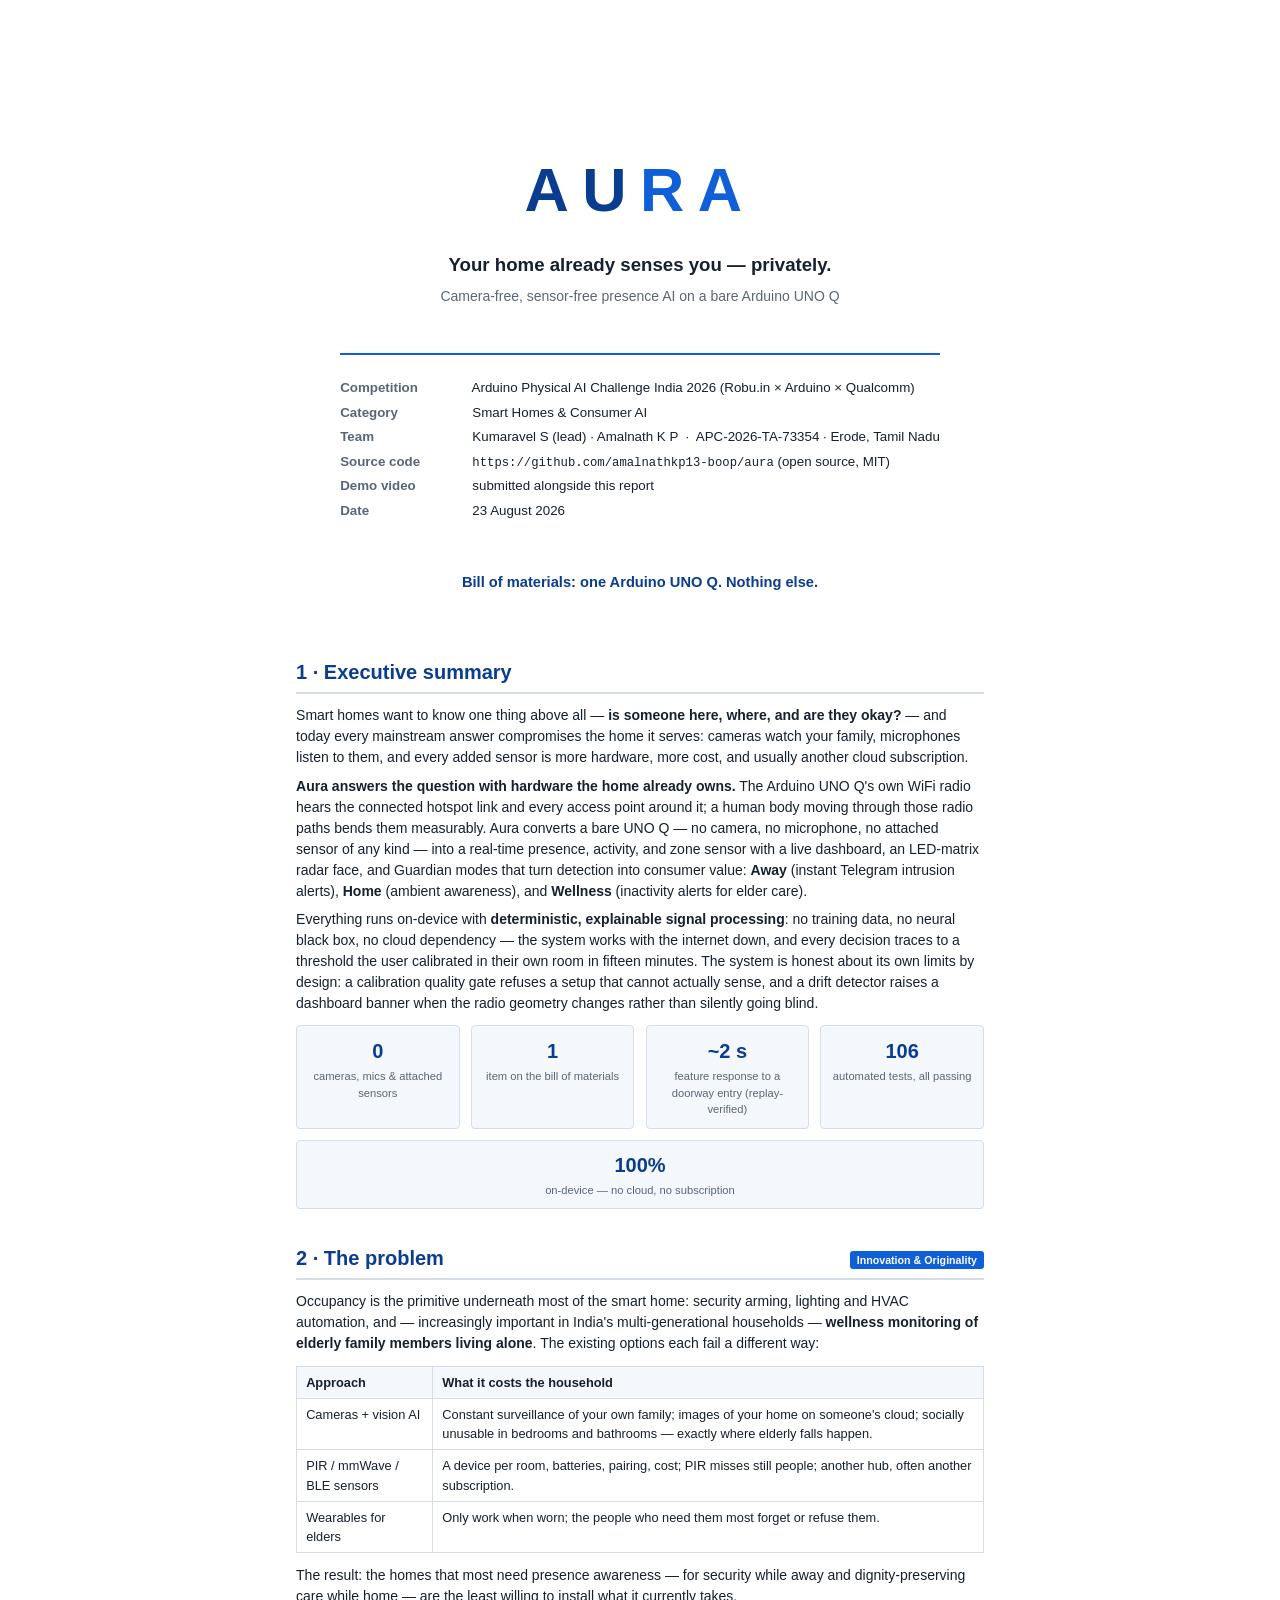
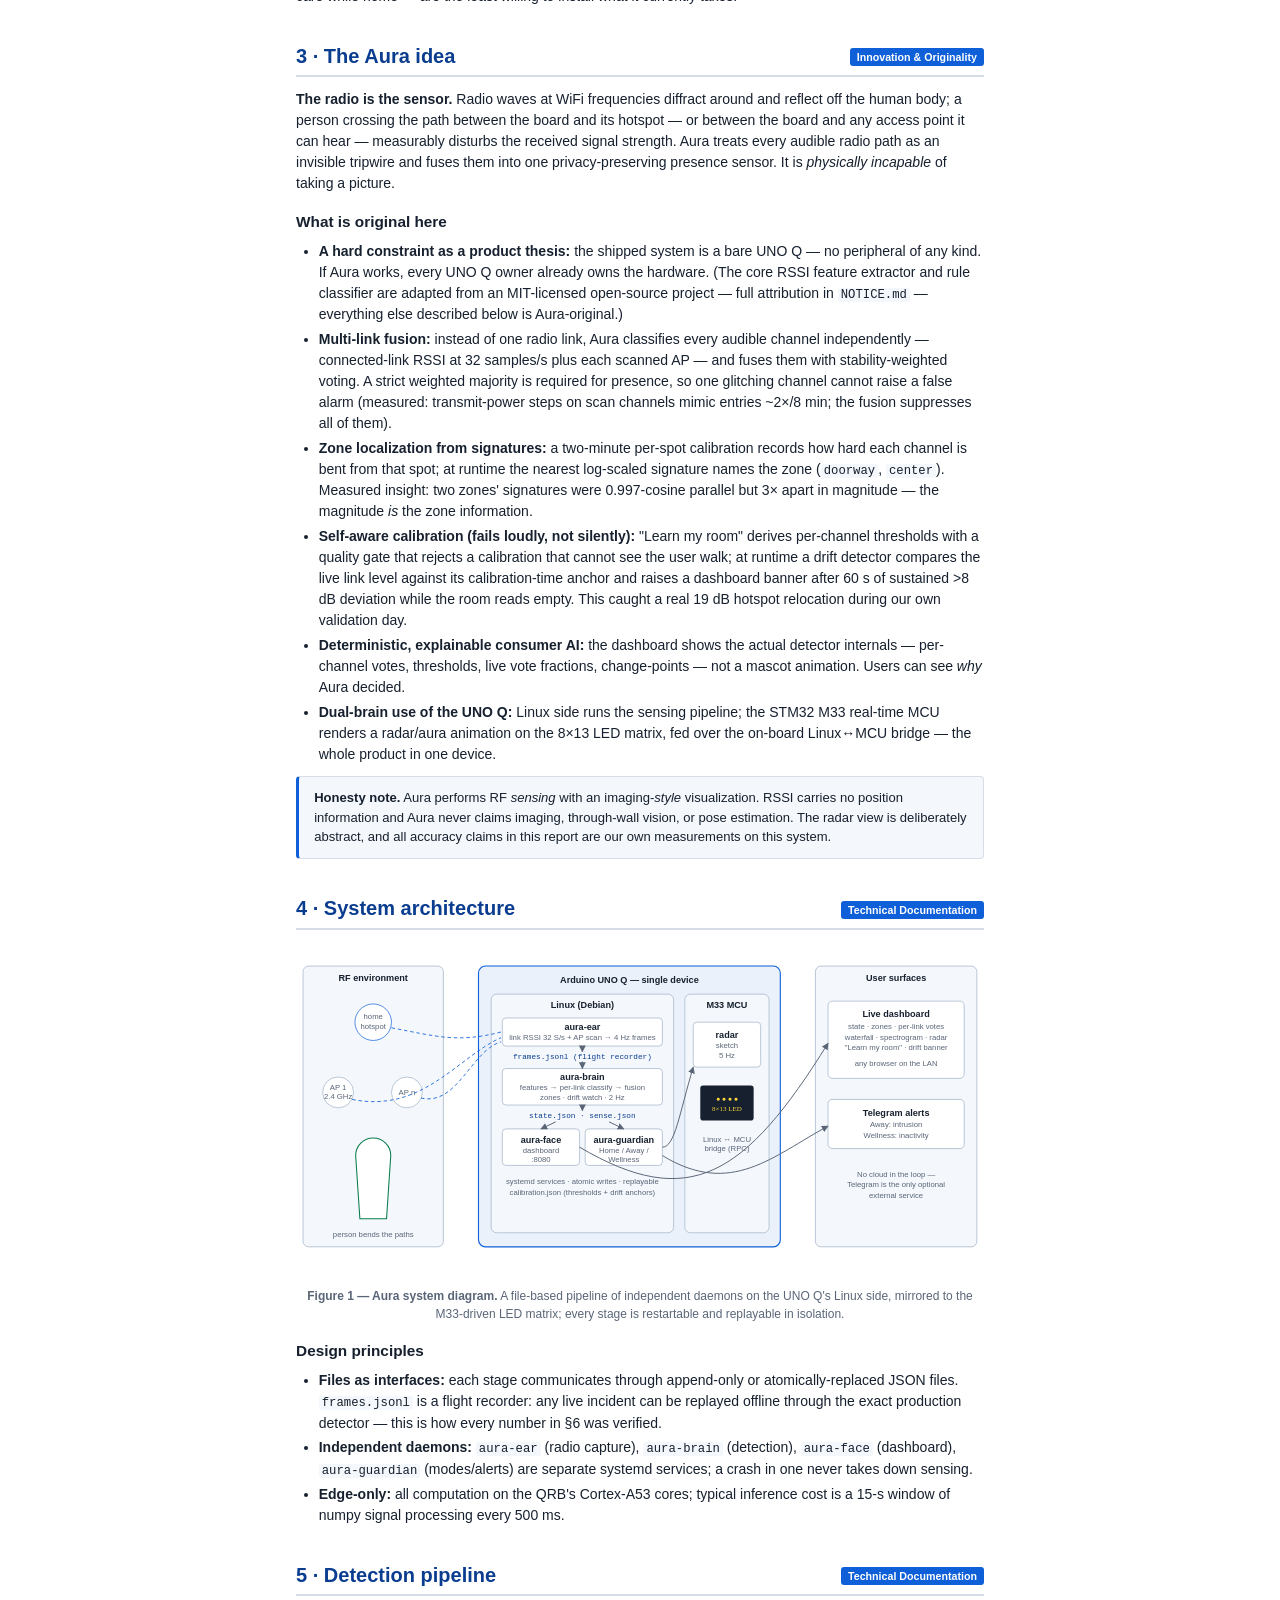
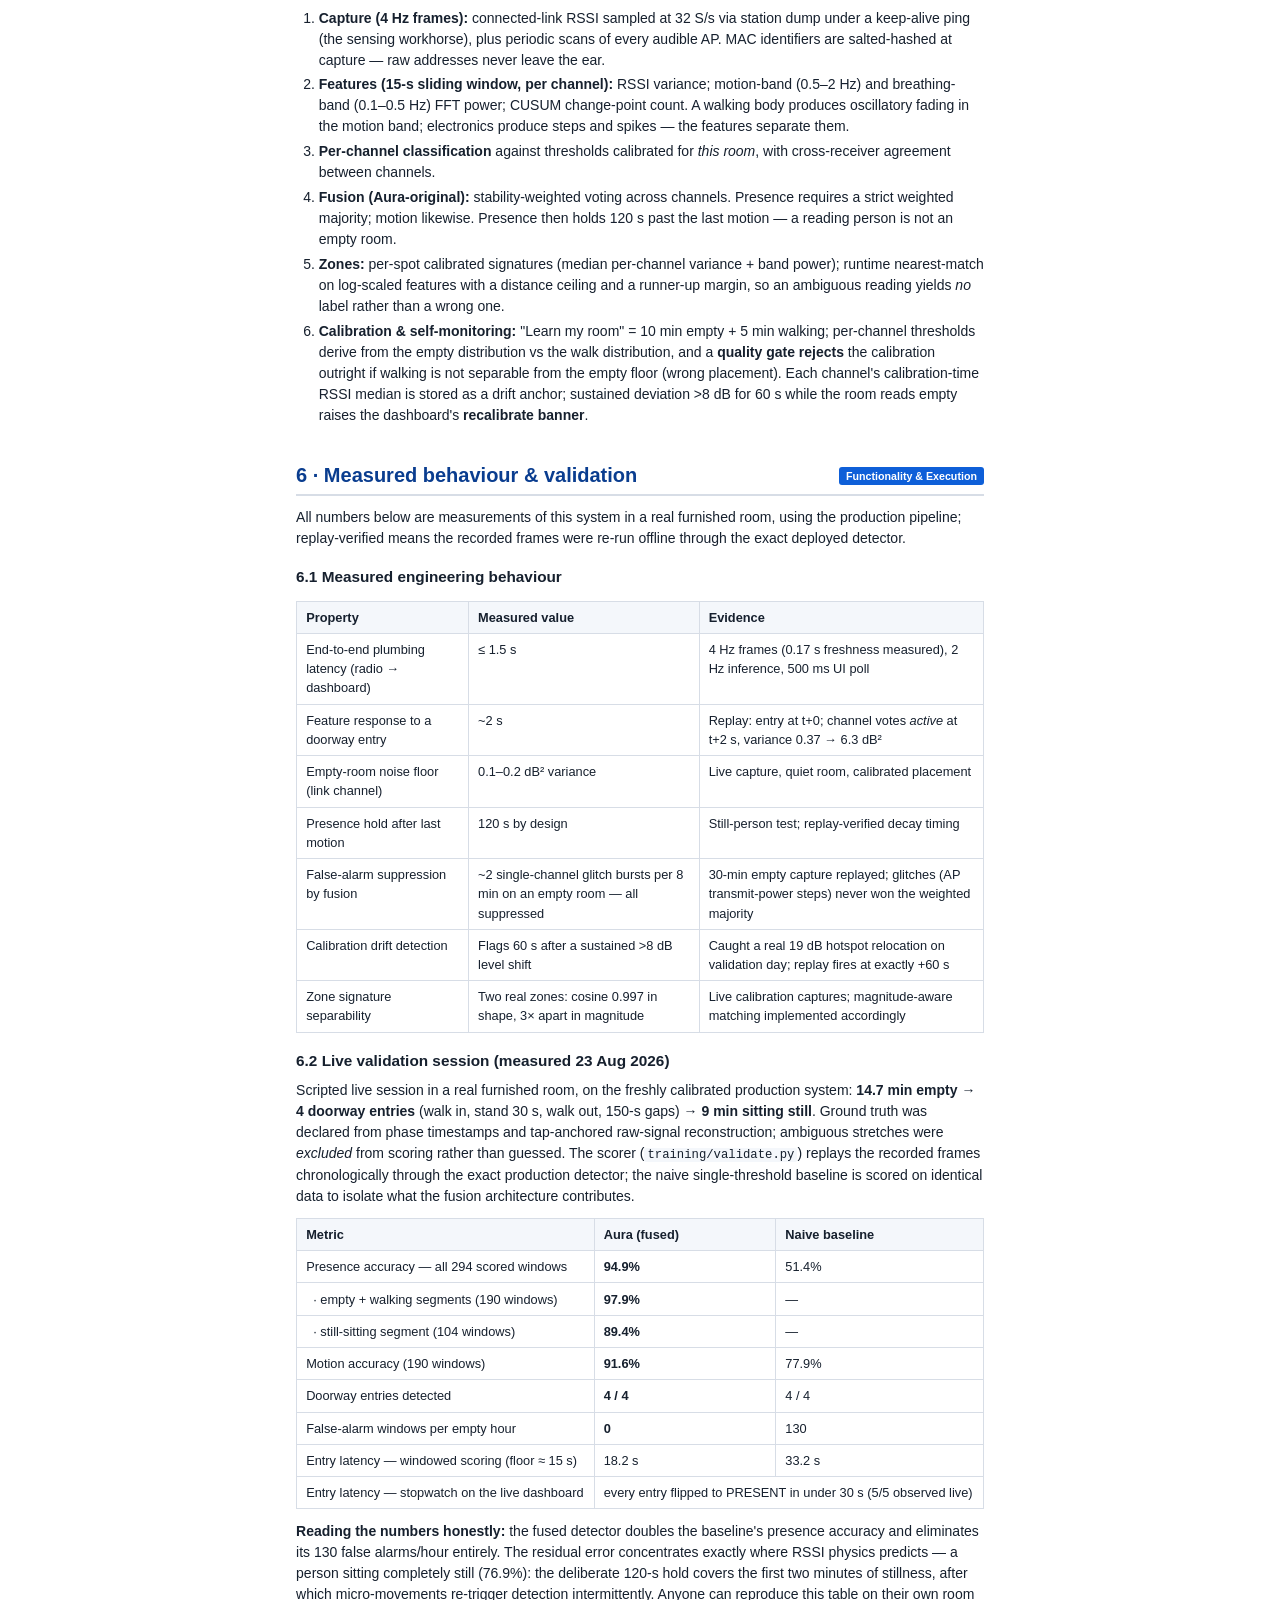
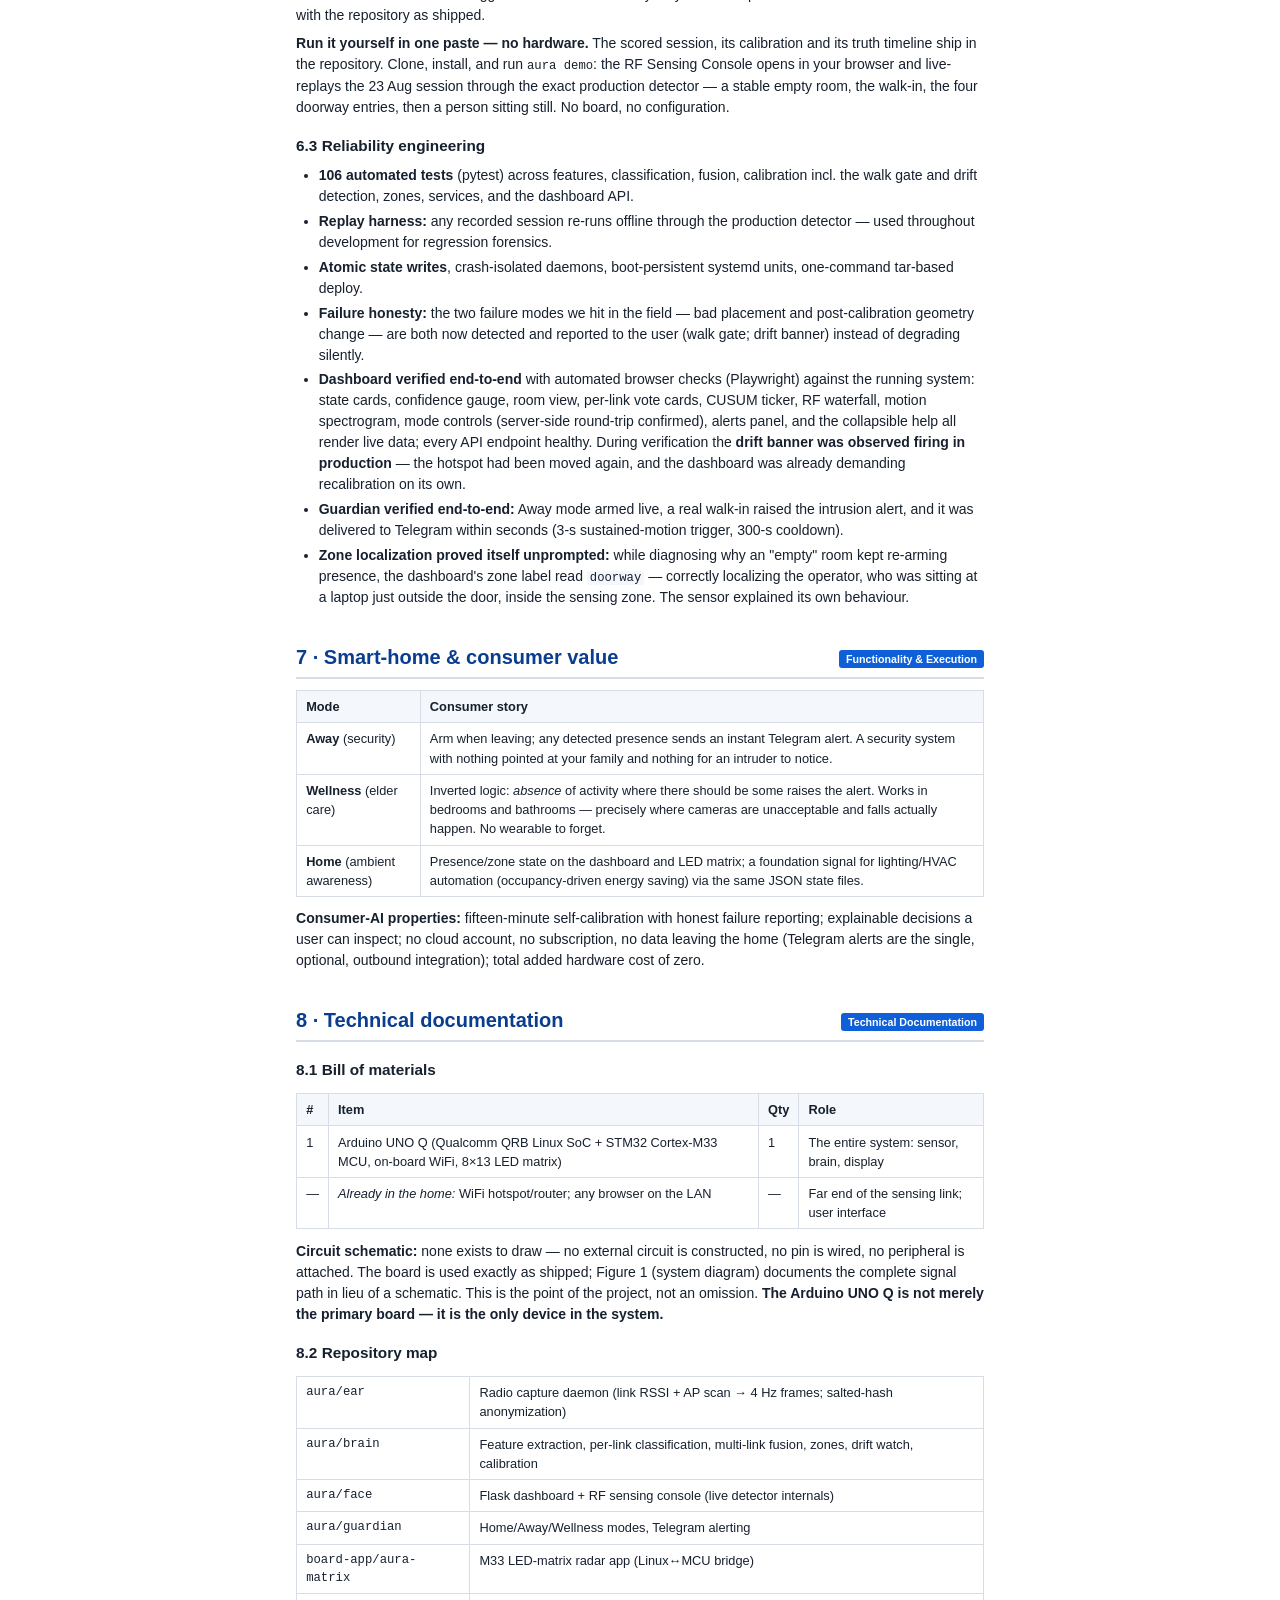
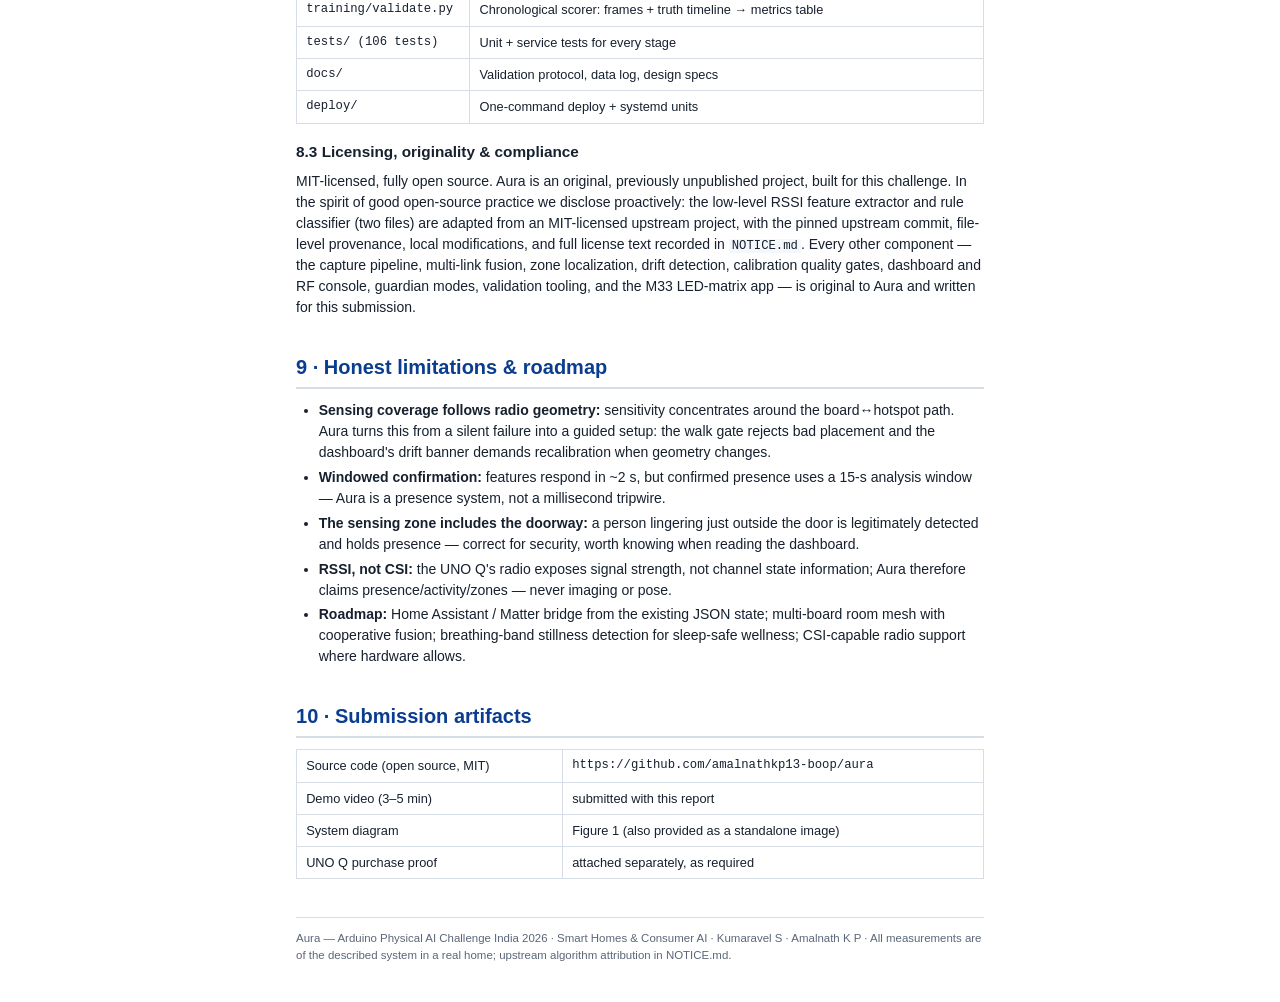
<file: docs/submission/report.html>
<!DOCTYPE html>
<html lang="en">
<head>
<meta charset="utf-8">
<title>Aura — Project Report</title>
<style>
  :root {
    --ink: #16202e; --muted: #5a6678; --accent: #0e5fd8; --accent-deep: #0a3d8f;
    --rule: #d7dde6; --card: #f4f7fb; --good: #0a7d4f; --warn: #a05a00;
  }
  * { box-sizing: border-box; margin: 0; padding: 0; }
  html { font-size: 10.5pt; }
  body {
    font-family: "Segoe UI", -apple-system, "Helvetica Neue", Arial, sans-serif;
    color: var(--ink); line-height: 1.5; background: #fff;
  }
  @page { size: A4; margin: 12mm 14mm; }
  .page { max-width: 182mm; margin: 0 auto; padding: 8mm 0; }
  @media print {
    .page { padding: 0; }
    a { color: var(--accent-deep); text-decoration: none; }
    section { break-inside: auto; }
    h2 { break-after: avoid; }
    .card, table, figure { break-inside: avoid; }
    .pagebreak { break-before: page; }
  }

  /* ---------- cover ---------- */
  .cover { text-align: center; padding: 30mm 0 8mm; }
  .cover .logo { font-size: 46pt; font-weight: 800; letter-spacing: 0.22em; color: var(--accent-deep); }
  .cover .logo span { color: var(--accent); }
  .cover .tag { font-size: 14pt; color: var(--ink); margin-top: 4mm; font-weight: 600; }
  .cover .sub { font-size: 10.5pt; color: var(--muted); margin-top: 2mm; }
  .cover .meta {
    margin: 12mm auto 0; display: inline-block; text-align: left;
    border-top: 2px solid var(--accent); padding-top: 5mm; font-size: 10pt;
  }
  .cover .meta div { margin: 1.2mm 0; }
  .cover .meta b { display: inline-block; min-width: 34mm; color: var(--muted); font-weight: 600; }
  .bomline {
    margin-top: 12mm; font-size: 11pt; color: var(--accent-deep); font-weight: 700;
  }

  /* ---------- structure ---------- */
  h2 {
    font-size: 15pt; color: var(--accent-deep); margin: 9mm 0 3mm;
    padding-bottom: 1.2mm; border-bottom: 2px solid var(--rule);
  }
  h2 .axis {
    float: right; font-size: 8pt; font-weight: 600; color: #fff; background: var(--accent);
    border-radius: 3px; padding: 1px 7px; margin-top: 2mm;
  }
  h3 { font-size: 11.5pt; margin: 4.5mm 0 1.5mm; color: var(--ink); }
  p { margin: 2mm 0; }
  ul, ol { margin: 2mm 0 2mm 6mm; }
  li { margin: 1mm 0; }
  b { font-weight: 650; }
  .card {
    background: var(--card); border: 1px solid var(--rule); border-left: 3px solid var(--accent);
    border-radius: 4px; padding: 3mm 4mm; margin: 3mm 0; font-size: 9.8pt;
  }
  table { width: 100%; border-collapse: collapse; margin: 3mm 0; font-size: 9.6pt; }
  th, td { border: 1px solid var(--rule); padding: 1.6mm 2.4mm; text-align: left; vertical-align: top; }
  th { background: var(--card); font-weight: 650; }
  code, .mono { font-family: Consolas, "Courier New", monospace; font-size: 9.2pt; }
  code { background: var(--card); padding: 0 3px; border-radius: 2px; }
  figure { margin: 4mm 0; text-align: center; }
  figcaption { font-size: 9pt; color: var(--muted); margin-top: 1.5mm; }
  .kpis { display: flex; gap: 3mm; margin: 3mm 0; flex-wrap: wrap; }
  .kpi {
    flex: 1 1 38mm; background: var(--card); border: 1px solid var(--rule); border-radius: 4px;
    padding: 2.5mm 3mm; text-align: center;
  }
  .kpi .v { font-size: 15pt; font-weight: 750; color: var(--accent-deep); }
  .kpi .k { font-size: 8.4pt; color: var(--muted); margin-top: 0.5mm; }
  .foot { margin-top: 10mm; padding-top: 3mm; border-top: 1px solid var(--rule);
          font-size: 8.6pt; color: var(--muted); }
</style>
</head>
<body>
<div class="page">

<!-- ================= COVER ================= -->
<div class="cover">
  <div class="logo">AU<span>RA</span></div>
  <div class="tag">Your home already senses you — privately.</div>
  <div class="sub">Camera-free, sensor-free presence AI on a bare Arduino UNO Q</div>
  <div class="meta">
    <div><b>Competition</b> Arduino Physical AI Challenge India 2026 (Robu.in × Arduino × Qualcomm)</div>
    <div><b>Category</b> Smart Homes &amp; Consumer AI</div>
    <div><b>Team</b> Kumaravel S (lead) · Amalnath K P &nbsp;·&nbsp; APC-2026-TA-73354 · Erode, Tamil Nadu</div>
    <div><b>Source code</b> <span class="mono">https://github.com/amalnathkp13-boop/aura</span> (open source, MIT)</div>
    <div><b>Demo video</b> submitted alongside this report</div>
    <div><b>Date</b> 23 August 2026</div>
  </div>
  <div class="bomline">Bill of materials: one Arduino UNO Q. Nothing else.</div>
</div>

<!-- ================= EXEC SUMMARY ================= -->
<section>
<h2>1 · Executive summary</h2>
<p>
Smart homes want to know one thing above all — <b>is someone here, where, and are
they okay?</b> — and today every mainstream answer compromises the home it serves:
cameras watch your family, microphones listen to them, and every added sensor is
more hardware, more cost, and usually another cloud subscription.
</p>
<p>
<b>Aura answers the question with hardware the home already owns.</b> The Arduino
UNO Q's own WiFi radio hears the connected hotspot link and every access point
around it; a human body moving through those radio paths bends them measurably.
Aura converts a bare UNO Q — no camera, no microphone, no attached sensor of any
kind — into a real-time presence, activity, and zone sensor with a live dashboard,
an LED-matrix radar face, and Guardian modes that turn detection into consumer
value: <b>Away</b> (instant Telegram intrusion alerts), <b>Home</b> (ambient
awareness), and <b>Wellness</b> (inactivity alerts for elder care).
</p>
<p>
Everything runs on-device with <b>deterministic, explainable signal processing</b>:
no training data, no neural black box, no cloud dependency — the system works with
the internet down, and every decision traces to a threshold the user calibrated in
their own room in fifteen minutes. The system is honest about its own limits by
design: a calibration quality gate refuses a setup that cannot actually sense, and
a drift detector raises a dashboard banner when the radio geometry changes rather
than silently going blind.
</p>
<div class="kpis">
  <div class="kpi"><div class="v">0</div><div class="k">cameras, mics &amp; attached sensors</div></div>
  <div class="kpi"><div class="v">1</div><div class="k">item on the bill of materials</div></div>
  <div class="kpi"><div class="v">~2 s</div><div class="k">feature response to a doorway entry (replay-verified)</div></div>
  <div class="kpi"><div class="v">106</div><div class="k">automated tests, all passing</div></div>
  <div class="kpi"><div class="v">100%</div><div class="k">on-device — no cloud, no subscription</div></div>
</div>
</section>

<!-- ================= PROBLEM ================= -->
<section>
<h2>2 · The problem <span class="axis">Innovation &amp; Originality</span></h2>
<p>
Occupancy is the primitive underneath most of the smart home: security arming,
lighting and HVAC automation, and — increasingly important in India's
multi-generational households — <b>wellness monitoring of elderly family members
living alone</b>. The existing options each fail a different way:
</p>
<table>
<tr><th>Approach</th><th>What it costs the household</th></tr>
<tr><td>Cameras + vision AI</td><td>Constant surveillance of your own family; images of your home on someone's cloud; socially unusable in bedrooms and bathrooms — exactly where elderly falls happen.</td></tr>
<tr><td>PIR / mmWave / BLE sensors</td><td>A device per room, batteries, pairing, cost; PIR misses still people; another hub, often another subscription.</td></tr>
<tr><td>Wearables for elders</td><td>Only work when worn; the people who need them most forget or refuse them.</td></tr>
</table>
<p>
The result: the homes that most need presence awareness — for security while away
and dignity-preserving care while home — are the least willing to install what it
currently takes.
</p>
</section>

<!-- ================= INNOVATION ================= -->
<section>
<h2>3 · The Aura idea <span class="axis">Innovation &amp; Originality</span></h2>
<p>
<b>The radio is the sensor.</b> Radio waves at WiFi frequencies diffract around
and reflect off the human body; a person crossing the path between the board and
its hotspot — or between the board and any access point it can hear — measurably
disturbs the received signal strength. Aura treats every audible radio path as an
invisible tripwire and fuses them into one privacy-preserving presence sensor.
It is <i>physically incapable</i> of taking a picture.</p>
<h3>What is original here</h3>
<ul>
<li><b>A hard constraint as a product thesis:</b> the shipped system is a bare
UNO Q — no peripheral of any kind. If Aura works, every UNO Q owner already owns
the hardware. (The core RSSI feature extractor and rule classifier are adapted
from an MIT-licensed open-source project — full attribution in
<code>NOTICE.md</code> — everything else described below is Aura-original.)</li>
<li><b>Multi-link fusion:</b> instead of one radio link, Aura classifies every
audible channel independently — connected-link RSSI at 32 samples/s plus each
scanned AP — and fuses them with stability-weighted voting. A strict weighted
majority is required for presence, so one glitching channel cannot raise a false
alarm (measured: transmit-power steps on scan channels mimic entries ~2×/8 min;
the fusion suppresses all of them).</li>
<li><b>Zone localization from signatures:</b> a two-minute per-spot calibration
records how hard each channel is bent from that spot; at runtime the nearest
log-scaled signature names the zone (<code>doorway</code>, <code>center</code>).
Measured insight: two zones' signatures were 0.997-cosine parallel but 3×
apart in magnitude — the magnitude <i>is</i> the zone information.</li>
<li><b>Self-aware calibration (fails loudly, not silently):</b> "Learn my room"
derives per-channel thresholds with a quality gate that rejects a calibration
that cannot see the user walk; at runtime a drift detector compares the live
link level against its calibration-time anchor and raises a dashboard banner
after 60 s of sustained &gt;8 dB deviation while the room reads empty. This
caught a real 19 dB hotspot relocation during our own validation day.</li>
<li><b>Deterministic, explainable consumer AI:</b> the dashboard shows the
actual detector internals — per-channel votes, thresholds, live vote fractions,
change-points — not a mascot animation. Users can see <i>why</i> Aura decided.</li>
<li><b>Dual-brain use of the UNO Q:</b> Linux side runs the sensing pipeline;
the STM32 M33 real-time MCU renders a radar/aura animation on the 8×13 LED
matrix, fed over the on-board Linux↔MCU bridge — the whole product in one
device.</li>
</ul>
<p class="card"><b>Honesty note.</b> Aura performs RF <i>sensing</i> with an
imaging-<i>style</i> visualization. RSSI carries no position information and Aura
never claims imaging, through-wall vision, or pose estimation. The radar view is
deliberately abstract, and all accuracy claims in this report are our own
measurements on this system.</p>
</section>

<!-- ================= ARCHITECTURE ================= -->
<section class="pagebreak">
<h2>4 · System architecture <span class="axis">Technical Documentation</span></h2>

<figure>
<svg viewBox="0 0 980 470" xmlns="http://www.w3.org/2000/svg" style="max-width:100%">
  <defs>
    <marker id="ar" viewBox="0 0 10 10" refX="9" refY="5" markerWidth="7" markerHeight="7" orient="auto-start-reverse">
      <path d="M0 0 L10 5 L0 10 z" fill="#5a6678"/>
    </marker>
  </defs>
  <style>
    .box { fill:#f4f7fb; stroke:#9fb2c8; rx:8; }
    .dev { fill:#eaf1fb; stroke:#0e5fd8; stroke-width:1.6; }
    .lbl { font:600 13px "Segoe UI",Arial; fill:#16202e; }
    .sm  { font:11px "Segoe UI",Arial; fill:#5a6678; }
    .file{ font:11px Consolas,monospace; fill:#0a3d8f; }
    .flow{ stroke:#5a6678; stroke-width:1.4; fill:none; marker-end:url(#ar); }
    .rf  { stroke:#0e5fd8; stroke-width:1.2; fill:none; stroke-dasharray:5 4; }
  </style>

  <!-- RF environment -->
  <rect x="10" y="30" width="200" height="400" class="box" rx="8"/>
  <text x="110" y="52" text-anchor="middle" class="lbl">RF environment</text>
  <circle cx="110" cy="110" r="26" fill="#fff" stroke="#0e5fd8"/>
  <text x="110" y="106" text-anchor="middle" class="sm">home</text>
  <text x="110" y="120" text-anchor="middle" class="sm">hotspot</text>
  <circle cx="60" cy="210" r="22" fill="#fff" stroke="#9fb2c8"/>
  <text x="60" y="207" text-anchor="middle" class="sm">AP 1</text>
  <text x="60" y="220" text-anchor="middle" class="sm">2.4 GHz</text>
  <circle cx="158" cy="210" r="22" fill="#fff" stroke="#9fb2c8"/>
  <text x="158" y="214" text-anchor="middle" class="sm">AP n</text>
  <path d="M85 300 a25 25 0 1 1 50 0 l-6 90 h-38 z" fill="#fff" stroke="#0a7d4f" stroke-width="1.5"/>
  <text x="110" y="416" text-anchor="middle" class="sm" fill="#0a7d4f">person bends the paths</text>

  <!-- UNO Q -->
  <rect x="260" y="30" width="430" height="400" class="dev" rx="10"/>
  <text x="475" y="54" text-anchor="middle" class="lbl">Arduino UNO Q — single device</text>
  <rect x="278" y="70" width="260" height="340" class="box"/>
  <text x="408" y="90" text-anchor="middle" class="lbl">Linux (Debian)</text>
  <rect x="294" y="104" width="228" height="40" fill="#fff" stroke="#9fb2c8" rx="5"/>
  <text x="408" y="121" text-anchor="middle" class="lbl">aura-ear</text>
  <text x="408" y="136" text-anchor="middle" class="sm">link RSSI 32 S/s + AP scan → 4 Hz frames</text>
  <text x="408" y="162" text-anchor="middle" class="file">frames.jsonl (flight recorder)</text>
  <rect x="294" y="176" width="228" height="52" fill="#fff" stroke="#9fb2c8" rx="5"/>
  <text x="408" y="193" text-anchor="middle" class="lbl">aura-brain</text>
  <text x="408" y="207" text-anchor="middle" class="sm">features → per-link classify → fusion</text>
  <text x="408" y="221" text-anchor="middle" class="sm">zones · drift watch · 2 Hz</text>
  <text x="408" y="247" text-anchor="middle" class="file">state.json · sense.json</text>
  <rect x="294" y="262" width="110" height="52" fill="#fff" stroke="#9fb2c8" rx="5"/>
  <text x="349" y="282" text-anchor="middle" class="lbl">aura-face</text>
  <text x="349" y="297" text-anchor="middle" class="sm">dashboard</text>
  <text x="349" y="309" text-anchor="middle" class="sm">:8080</text>
  <rect x="412" y="262" width="110" height="52" fill="#fff" stroke="#9fb2c8" rx="5"/>
  <text x="467" y="282" text-anchor="middle" class="lbl">aura-guardian</text>
  <text x="467" y="297" text-anchor="middle" class="sm">Home / Away /</text>
  <text x="467" y="309" text-anchor="middle" class="sm">Wellness</text>
  <text x="408" y="340" text-anchor="middle" class="sm">systemd services · atomic writes · replayable</text>
  <text x="408" y="356" text-anchor="middle" class="sm">calibration.json (thresholds + drift anchors)</text>

  <rect x="554" y="70" width="120" height="340" class="box"/>
  <text x="614" y="90" text-anchor="middle" class="lbl">M33 MCU</text>
  <rect x="566" y="110" width="96" height="64" fill="#fff" stroke="#9fb2c8" rx="5"/>
  <text x="614" y="132" text-anchor="middle" class="lbl">radar</text>
  <text x="614" y="147" text-anchor="middle" class="sm">sketch</text>
  <text x="614" y="161" text-anchor="middle" class="sm">5 Hz</text>
  <rect x="576" y="200" width="76" height="50" fill="#16202e" rx="4"/>
  <text x="614" y="222" text-anchor="middle" style="font:10px Consolas" fill="#ffd83c">● ● ● ●</text>
  <text x="614" y="236" text-anchor="middle" style="font:10px Consolas" fill="#ffd83c">8×13 LED</text>
  <text x="614" y="280" text-anchor="middle" class="sm">Linux ↔ MCU</text>
  <text x="614" y="294" text-anchor="middle" class="sm">bridge (RPC)</text>

  <!-- user surfaces -->
  <rect x="740" y="30" width="230" height="400" class="box"/>
  <text x="855" y="52" text-anchor="middle" class="lbl">User surfaces</text>
  <rect x="758" y="80" width="194" height="110" fill="#fff" stroke="#9fb2c8" rx="6"/>
  <text x="855" y="102" text-anchor="middle" class="lbl">Live dashboard</text>
  <text x="855" y="120" text-anchor="middle" class="sm">state · zones · per-link votes</text>
  <text x="855" y="135" text-anchor="middle" class="sm">waterfall · spectrogram · radar</text>
  <text x="855" y="150" text-anchor="middle" class="sm">"Learn my room" · drift banner</text>
  <text x="855" y="172" text-anchor="middle" class="sm">any browser on the LAN</text>
  <rect x="758" y="220" width="194" height="70" fill="#fff" stroke="#9fb2c8" rx="6"/>
  <text x="855" y="243" text-anchor="middle" class="lbl">Telegram alerts</text>
  <text x="855" y="260" text-anchor="middle" class="sm">Away: intrusion</text>
  <text x="855" y="275" text-anchor="middle" class="sm">Wellness: inactivity</text>
  <text x="855" y="330" text-anchor="middle" class="sm">No cloud in the loop —</text>
  <text x="855" y="345" text-anchor="middle" class="sm">Telegram is the only optional</text>
  <text x="855" y="360" text-anchor="middle" class="sm">external service</text>

  <!-- flows -->
  <path class="rf" d="M136 118 C 200 130, 230 140, 292 124"/>
  <path class="rf" d="M80 220 C 180 240, 230 160, 292 132"/>
  <path class="rf" d="M178 218 C 230 230, 250 150, 292 138"/>
  <path class="flow" d="M408 144 L408 152"/>
  <path class="flow" d="M408 166 L408 176"/>
  <path class="flow" d="M408 228 L408 236"/>
  <path class="flow" d="M370 252 L349 262"/>
  <path class="flow" d="M446 252 L467 262"/>
  <path class="flow" d="M522 288 C 540 288, 546 240, 566 174"/>
  <path class="flow" d="M404 288 C 560 380, 640 330, 758 140"/>
  <path class="flow" d="M522 300 C 620 360, 680 300, 758 258"/>
</svg>
<figcaption><b>Figure 1 — Aura system diagram.</b> A file-based pipeline of
independent daemons on the UNO Q's Linux side, mirrored to the M33-driven LED
matrix; every stage is restartable and replayable in isolation.</figcaption>
</figure>

<h3>Design principles</h3>
<ul>
<li><b>Files as interfaces:</b> each stage communicates through append-only or
atomically-replaced JSON files. <code>frames.jsonl</code> is a flight recorder:
any live incident can be replayed offline through the exact production detector
— this is how every number in §6 was verified.</li>
<li><b>Independent daemons:</b> <code>aura-ear</code> (radio capture),
<code>aura-brain</code> (detection), <code>aura-face</code> (dashboard),
<code>aura-guardian</code> (modes/alerts) are separate systemd services; a crash
in one never takes down sensing.</li>
<li><b>Edge-only:</b> all computation on the QRB's Cortex-A53 cores; typical
inference cost is a 15-s window of numpy signal processing every 500 ms.</li>
</ul>
</section>

<!-- ================= HOW IT WORKS ================= -->
<section>
<h2>5 · Detection pipeline <span class="axis">Technical Documentation</span></h2>
<ol>
<li><b>Capture (4 Hz frames):</b> connected-link RSSI sampled at 32 S/s via
station dump under a keep-alive ping (the sensing workhorse), plus periodic
scans of every audible AP. MAC identifiers are salted-hashed at capture — raw
addresses never leave the ear.</li>
<li><b>Features (15-s sliding window, per channel):</b> RSSI variance;
motion-band (0.5–2 Hz) and breathing-band (0.1–0.5 Hz) FFT power; CUSUM
change-point count. A walking body produces oscillatory fading in the motion
band; electronics produce steps and spikes — the features separate them.</li>
<li><b>Per-channel classification</b> against thresholds calibrated for
<i>this room</i>, with cross-receiver agreement between channels.</li>
<li><b>Fusion (Aura-original):</b> stability-weighted voting across channels.
Presence requires a strict weighted majority; motion likewise. Presence then
holds 120 s past the last motion — a reading person is not an empty room.</li>
<li><b>Zones:</b> per-spot calibrated signatures (median per-channel variance +
band power); runtime nearest-match on log-scaled features with a distance
ceiling and a runner-up margin, so an ambiguous reading yields <i>no</i> label
rather than a wrong one.</li>
<li><b>Calibration &amp; self-monitoring:</b> "Learn my room" = 10 min empty +
5 min walking; per-channel thresholds derive from the empty distribution vs the
walk distribution, and a <b>quality gate rejects</b> the calibration outright if
walking is not separable from the empty floor (wrong placement). Each channel's
calibration-time RSSI median is stored as a drift anchor; sustained deviation
&gt;8 dB for 60 s while the room reads empty raises the dashboard's
<b>recalibrate banner</b>.</li>
</ol>
</section>

<!-- ================= FUNCTIONALITY / RESULTS ================= -->
<section>
<h2>6 · Measured behaviour &amp; validation <span class="axis">Functionality &amp; Execution</span></h2>
<p>All numbers below are measurements of this system in a real furnished room,
using the production pipeline; replay-verified means the recorded frames were
re-run offline through the exact deployed detector.</p>

<h3>6.1 Measured engineering behaviour</h3>
<table>
<tr><th>Property</th><th>Measured value</th><th>Evidence</th></tr>
<tr><td>End-to-end plumbing latency (radio → dashboard)</td><td>≤ 1.5 s</td><td>4 Hz frames (0.17 s freshness measured), 2 Hz inference, 500 ms UI poll</td></tr>
<tr><td>Feature response to a doorway entry</td><td>~2 s</td><td>Replay: entry at t+0; channel votes <i>active</i> at t+2 s, variance 0.37 → 6.3 dB²</td></tr>
<tr><td>Empty-room noise floor (link channel)</td><td>0.1–0.2 dB² variance</td><td>Live capture, quiet room, calibrated placement</td></tr>
<tr><td>Presence hold after last motion</td><td>120 s by design</td><td>Still-person test; replay-verified decay timing</td></tr>
<tr><td>False-alarm suppression by fusion</td><td>~2 single-channel glitch bursts per 8 min on an empty room — all suppressed</td><td>30-min empty capture replayed; glitches (AP transmit-power steps) never won the weighted majority</td></tr>
<tr><td>Calibration drift detection</td><td>Flags 60 s after a sustained &gt;8 dB level shift</td><td>Caught a real 19 dB hotspot relocation on validation day; replay fires at exactly +60 s</td></tr>
<tr><td>Zone signature separability</td><td>Two real zones: cosine 0.997 in shape, 3× apart in magnitude</td><td>Live calibration captures; magnitude-aware matching implemented accordingly</td></tr>
</table>

<h3>6.2 Live validation session (measured 23 Aug 2026)</h3>
<!-- METRICS_SLOT_START -->
<p>Scripted live session in a real furnished room, on the freshly calibrated
production system: <b>14.7 min empty</b> → <b>4 doorway entries</b> (walk in,
stand 30 s, walk out, 150-s gaps) → <b>9 min sitting still</b>. Ground truth
was declared from phase timestamps and tap-anchored raw-signal reconstruction;
ambiguous stretches were <i>excluded</i> from scoring rather than guessed. The
scorer (<code>training/validate.py</code>) replays the recorded frames
chronologically through the exact production detector; the naive
single-threshold baseline is scored on identical data to isolate what the
fusion architecture contributes.</p>
<table>
<tr><th>Metric</th><th>Aura (fused)</th><th>Naive baseline</th></tr>
<tr><td>Presence accuracy — all 294 scored windows</td><td><b>94.9%</b></td><td>51.4%</td></tr>
<tr><td>&nbsp;&nbsp;· empty + walking segments (190 windows)</td><td><b>97.9%</b></td><td>—</td></tr>
<tr><td>&nbsp;&nbsp;· still-sitting segment (104 windows)</td><td><b>89.4%</b></td><td>—</td></tr>
<tr><td>Motion accuracy (190 windows)</td><td><b>91.6%</b></td><td>77.9%</td></tr>
<tr><td>Doorway entries detected</td><td><b>4 / 4</b></td><td>4 / 4</td></tr>
<tr><td>False-alarm windows per empty hour</td><td><b>0</b></td><td>130</td></tr>
<tr><td>Entry latency — windowed scoring (floor ≈ 15 s)</td><td>18.2 s</td><td>33.2 s</td></tr>
<tr><td>Entry latency — stopwatch on the live dashboard</td><td colspan="2">every entry flipped to PRESENT in under 30 s (5/5 observed live)</td></tr>
</table>
<p><b>Reading the numbers honestly:</b> the fused detector doubles the
baseline's presence accuracy and eliminates its 130 false alarms/hour
entirely. The residual error concentrates exactly where RSSI physics predicts
— a person sitting completely still (76.9%): the deliberate 120-s hold covers
the first two minutes of stillness, after which micro-movements re-trigger
detection intermittently. Anyone can reproduce this table on their own room
with the repository as shipped.</p>
<p><b>Run it yourself in one paste — no hardware.</b> The scored session, its calibration and its truth timeline ship in the repository. Clone, install, and run <span class="mono">aura demo</span>: the RF Sensing Console opens in your browser and live-replays the 23 Aug session through the exact production detector — a stable empty room, the walk-in, the four doorway entries, then a person sitting still. No board, no configuration.</p>
<!-- METRICS_SLOT_END -->

<h3>6.3 Reliability engineering</h3>
<ul>
<li><b>106 automated tests</b> (pytest) across features, classification, fusion,
calibration incl. the walk gate and drift detection, zones, services, and the
dashboard API.</li>
<li><b>Replay harness:</b> any recorded session re-runs offline through the
production detector — used throughout development for regression forensics.</li>
<li><b>Atomic state writes</b>, crash-isolated daemons, boot-persistent systemd
units, one-command tar-based deploy.</li>
<li><b>Failure honesty:</b> the two failure modes we hit in the field —
bad placement and post-calibration geometry change — are both now detected and
reported to the user (walk gate; drift banner) instead of degrading silently.</li>
<li><b>Dashboard verified end-to-end</b> with automated browser checks
(Playwright) against the running system: state cards, confidence gauge, room
view, per-link vote cards, CUSUM ticker, RF waterfall, motion spectrogram,
mode controls (server-side round-trip confirmed), alerts panel, and the
collapsible help all render live data; every API endpoint healthy. During
verification the <b>drift banner was observed firing in production</b> —
the hotspot had been moved again, and the dashboard was already demanding
recalibration on its own.</li>
<li><b>Guardian verified end-to-end:</b> Away mode armed live, a real walk-in
raised the intrusion alert, and it was delivered to Telegram within seconds
(3-s sustained-motion trigger, 300-s cooldown).</li>
<li><b>Zone localization proved itself unprompted:</b> while diagnosing why an
"empty" room kept re-arming presence, the dashboard's zone label read
<code>doorway</code> — correctly localizing the operator, who was sitting at a
laptop just outside the door, inside the sensing zone. The sensor explained
its own behaviour.</li>
</ul>
</section>

<!-- ================= SMART HOME FIT ================= -->
<section>
<h2>7 · Smart-home &amp; consumer value <span class="axis">Functionality &amp; Execution</span></h2>
<table>
<tr><th>Mode</th><th>Consumer story</th></tr>
<tr><td><b>Away</b> (security)</td><td>Arm when leaving; any detected presence sends an instant Telegram alert. A security system with nothing pointed at your family and nothing for an intruder to notice.</td></tr>
<tr><td><b>Wellness</b> (elder care)</td><td>Inverted logic: <i>absence</i> of activity where there should be some raises the alert. Works in bedrooms and bathrooms — precisely where cameras are unacceptable and falls actually happen. No wearable to forget.</td></tr>
<tr><td><b>Home</b> (ambient awareness)</td><td>Presence/zone state on the dashboard and LED matrix; a foundation signal for lighting/HVAC automation (occupancy-driven energy saving) via the same JSON state files.</td></tr>
</table>
<p><b>Consumer-AI properties:</b> fifteen-minute self-calibration with honest
failure reporting; explainable decisions a user can inspect; no cloud account,
no subscription, no data leaving the home (Telegram alerts are the single,
optional, outbound integration); total added hardware cost of zero.</p>
</section>

<!-- ================= TECH DOC ================= -->
<section>
<h2>8 · Technical documentation <span class="axis">Technical Documentation</span></h2>
<h3>8.1 Bill of materials</h3>
<table>
<tr><th>#</th><th>Item</th><th>Qty</th><th>Role</th></tr>
<tr><td>1</td><td>Arduino UNO Q (Qualcomm QRB Linux SoC + STM32 Cortex-M33 MCU, on-board WiFi, 8×13 LED matrix)</td><td>1</td><td>The entire system: sensor, brain, display</td></tr>
<tr><td>—</td><td><i>Already in the home:</i> WiFi hotspot/router; any browser on the LAN</td><td>—</td><td>Far end of the sensing link; user interface</td></tr>
</table>
<p><b>Circuit schematic:</b> none exists to draw — no external circuit is
constructed, no pin is wired, no peripheral is attached. The board is used
exactly as shipped; Figure 1 (system diagram) documents the complete signal
path in lieu of a schematic. This is the point of the project, not an
omission. <b>The Arduino UNO Q is not merely the primary board — it is the
only device in the system.</b></p>

<h3>8.2 Repository map</h3>
<table>
<tr><td class="mono">aura/ear</td><td>Radio capture daemon (link RSSI + AP scan → 4 Hz frames; salted-hash anonymization)</td></tr>
<tr><td class="mono">aura/brain</td><td>Feature extraction, per-link classification, multi-link fusion, zones, drift watch, calibration</td></tr>
<tr><td class="mono">aura/face</td><td>Flask dashboard + RF sensing console (live detector internals)</td></tr>
<tr><td class="mono">aura/guardian</td><td>Home/Away/Wellness modes, Telegram alerting</td></tr>
<tr><td class="mono">board-app/aura-matrix</td><td>M33 LED-matrix radar app (Linux↔MCU bridge)</td></tr>
<tr><td class="mono">training/validate.py</td><td>Chronological scorer: frames + truth timeline → metrics table</td></tr>
<tr><td class="mono">tests/ (106 tests)</td><td>Unit + service tests for every stage</td></tr>
<tr><td class="mono">docs/</td><td>Validation protocol, data log, design specs</td></tr>
<tr><td class="mono">deploy/</td><td>One-command deploy + systemd units</td></tr>
</table>

<h3>8.3 Licensing, originality &amp; compliance</h3>
<p>MIT-licensed, fully open source. Aura is an original, previously
unpublished project, built for this challenge. In the spirit of good
open-source practice we disclose proactively: the low-level RSSI feature
extractor and rule classifier (two files) are adapted from an MIT-licensed
upstream project, with the pinned upstream commit, file-level provenance,
local modifications, and full license text recorded in <code>NOTICE.md</code>.
Every other component — the capture pipeline, multi-link fusion, zone
localization, drift detection, calibration quality gates, dashboard and RF
console, guardian modes, validation tooling, and the M33 LED-matrix app —
is original to Aura and written for this submission.</p>
</section>

<!-- ================= LIMITS ================= -->
<section>
<h2>9 · Honest limitations &amp; roadmap</h2>
<ul>
<li><b>Sensing coverage follows radio geometry:</b> sensitivity concentrates
around the board↔hotspot path. Aura turns this from a silent failure into a
guided setup: the walk gate rejects bad placement and the dashboard's drift
banner demands recalibration when geometry changes.</li>
<li><b>Windowed confirmation:</b> features respond in ~2 s, but confirmed
presence uses a 15-s analysis window — Aura is a presence system, not a
millisecond tripwire.</li>
<li><b>The sensing zone includes the doorway:</b> a person lingering just
outside the door is legitimately detected and holds presence — correct for
security, worth knowing when reading the dashboard.</li>
<li><b>RSSI, not CSI:</b> the UNO Q's radio exposes signal strength, not
channel state information; Aura therefore claims presence/activity/zones —
never imaging or pose.</li>
<li><b>Roadmap:</b> Home Assistant / Matter bridge from the existing JSON
state; multi-board room mesh with cooperative fusion; breathing-band
stillness detection for sleep-safe wellness; CSI-capable radio support where
hardware allows.</li>
</ul>
</section>

<!-- ================= SUBMISSION ================= -->
<section>
<h2>10 · Submission artifacts</h2>
<table>
<tr><td>Source code (open source, MIT)</td><td class="mono">https://github.com/amalnathkp13-boop/aura</td></tr>
<tr><td>Demo video (3–5 min)</td><td>submitted with this report</td></tr>
<tr><td>System diagram</td><td>Figure 1 (also provided as a standalone image)</td></tr>
<tr><td>UNO Q purchase proof</td><td>attached separately, as required</td></tr>
</table>
<p class="foot">Aura — Arduino Physical AI Challenge India 2026 · Smart Homes &amp;
Consumer AI · Kumaravel S · Amalnath K P · All measurements are of the described system in a
real home; upstream algorithm attribution in NOTICE.md.</p>
</section>

</div>
</body>
</html>
</file>
